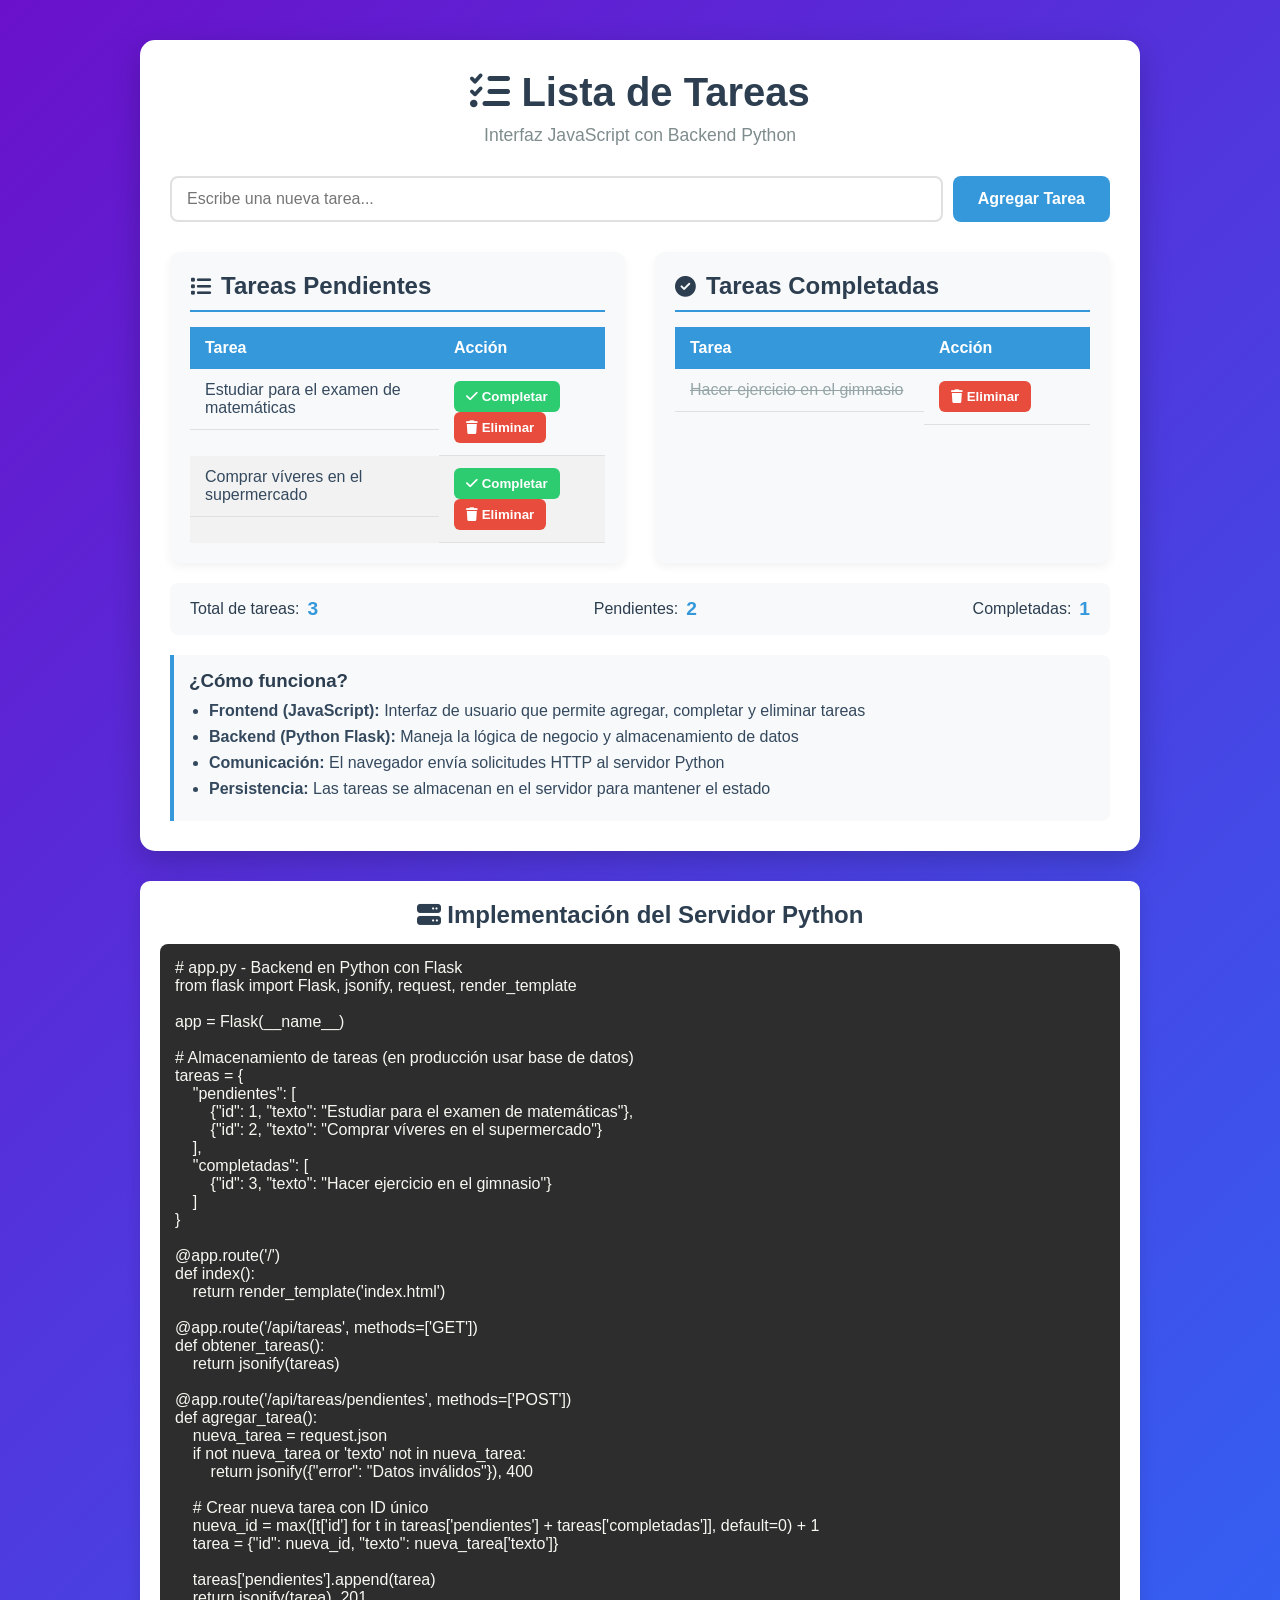
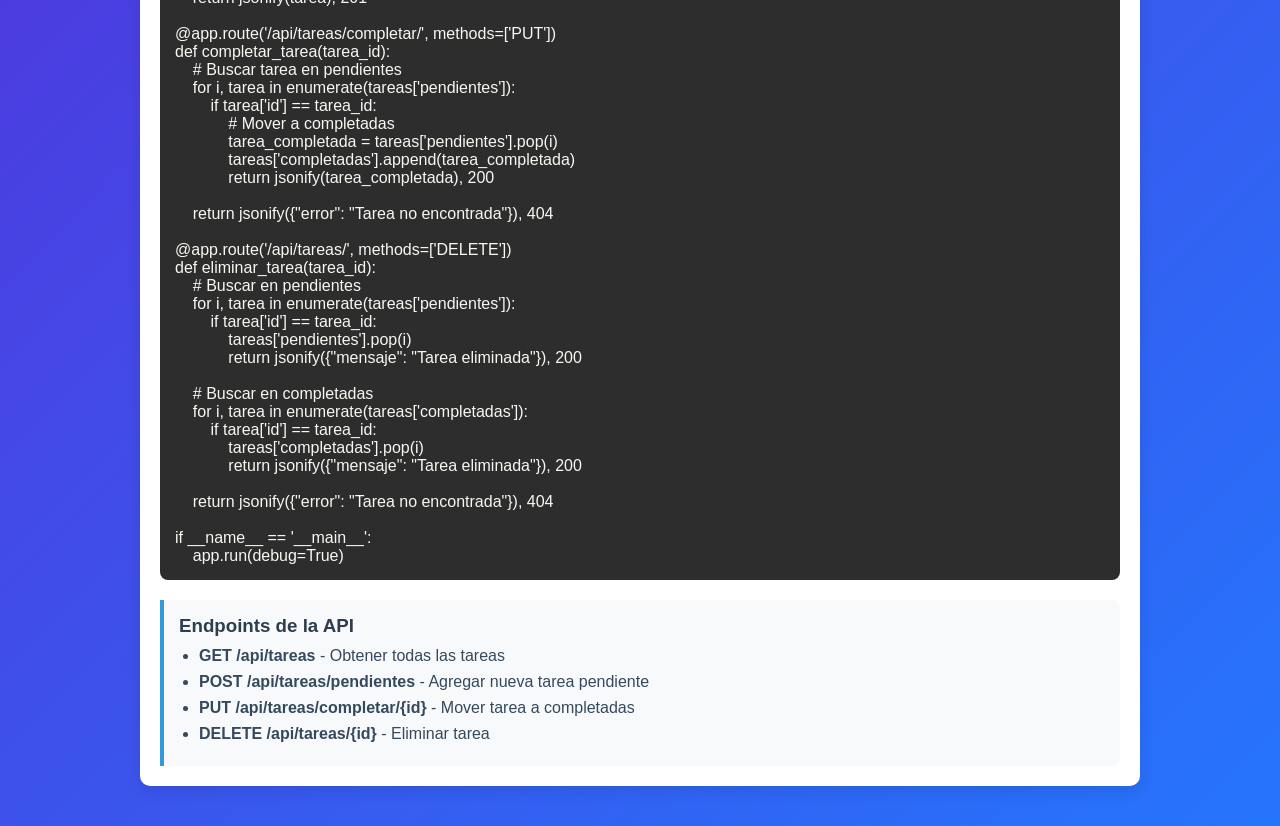
<file: Templates/index2.html>
<!DOCTYPE html>
<html lang="es">
<head>
    <meta charset="UTF-8">
    <meta name="viewport" content="width=device-width, initial-scale=1.0">
    <title>Lista de Tareas con Flask</title>
    <link rel="stylesheet" href="https://cdnjs.cloudflare.com/ajax/libs/font-awesome/6.4.0/css/all.min.css">
    <style>
        * {
            box-sizing: border-box;
            margin: 0;
            padding: 0;
            font-family: 'Segoe UI', Tahoma, Geneva, Verdana, sans-serif;
        }
        
        body {
            background: linear-gradient(135deg, #6a11cb 0%, #2575fc 100%);
            min-height: 100vh;
            padding: 40px 20px;
            display: flex;
            flex-direction: column;
            align-items: center;
        }
        
        .container {
            background-color: white;
            border-radius: 15px;
            box-shadow: 0 10px 30px rgba(0, 0, 0, 0.2);
            width: 100%;
            max-width: 1000px;
            padding: 30px;
            margin-bottom: 30px;
        }
        
        header {
            text-align: center;
            margin-bottom: 30px;
        }
        
        h1 {
            color: #2c3e50;
            font-size: 2.5rem;
            margin-bottom: 10px;
        }
        
        .subtitle {
            color: #7f8c8d;
            font-size: 1.1rem;
        }
        
        .input-section {
            display: flex;
            margin-bottom: 30px;
            gap: 10px;
        }
        
        #taskInput {
            flex: 1;
            padding: 12px 15px;
            border: 2px solid #e0e0e0;
            border-radius: 8px;
            font-size: 16px;
            transition: border-color 0.3s;
        }
        
        #taskInput:focus {
            outline: none;
            border-color: #3498db;
            box-shadow: 0 0 0 3px rgba(52, 152, 219, 0.2);
        }
        
        #addTaskBtn {
            background: #3498db;
            color: white;
            border: none;
            border-radius: 8px;
            padding: 12px 25px;
            font-size: 16px;
            font-weight: 600;
            cursor: pointer;
            transition: background 0.3s, transform 0.2s;
        }
        
        #addTaskBtn:hover {
            background: #2980b9;
            transform: translateY(-2px);
        }
        
        .tables-container {
            display: flex;
            gap: 30px;
            margin-bottom: 20px;
        }
        
        .table-wrapper {
            flex: 1;
            background: #f8f9fa;
            border-radius: 10px;
            padding: 20px;
            box-shadow: 0 4px 10px rgba(0, 0, 0, 0.05);
        }
        
        .table-title {
            color: #2c3e50;
            margin-bottom: 15px;
            padding-bottom: 10px;
            border-bottom: 2px solid #3498db;
            display: flex;
            align-items: center;
            gap: 10px;
        }
        
        .table-title i {
            font-size: 1.3rem;
        }
        
        table {
            width: 100%;
            border-collapse: collapse;
        }
        
        th {
            background-color: #3498db;
            color: white;
            text-align: left;
            padding: 12px 15px;
            font-weight: 600;
        }
        
        tr:nth-child(even) {
            background-color: #f2f2f2;
        }
        
        td {
            padding: 12px 15px;
            border-bottom: 1px solid #e0e0e0;
            color: #34495e;
        }
        
        .task-cell {
            display: flex;
            align-items: center;
            gap: 10px;
        }
        
        .action-btn {
            padding: 8px 12px;
            border: none;
            border-radius: 6px;
            cursor: pointer;
            font-weight: 600;
            transition: all 0.2s;
        }
        
        .complete-btn {
            background: #2ecc71;
            color: white;
        }
        
        .complete-btn:hover {
            background: #27ae60;
        }
        
        .delete-btn {
            background: #e74c3c;
            color: white;
        }
        
        .delete-btn:hover {
            background: #c0392b;
        }
        
        .completed td {
            text-decoration: line-through;
            color: #95a5a6;
        }
        
        .empty-row td {
            text-align: center;
            color: #7f8c8d;
            padding: 30px;
            font-style: italic;
        }
        
        .stats {
            display: flex;
            justify-content: space-between;
            background: #f8f9fa;
            padding: 15px 20px;
            border-radius: 8px;
            margin-top: 20px;
            font-weight: 500;
            color: #2c3e50;
        }
        
        .stat-item {
            display: flex;
            align-items: center;
            gap: 8px;
        }
        
        .stat-number {
            font-weight: 700;
            font-size: 1.2rem;
            color: #3498db;
        }
        
        .instructions {
            background: #f8f9fa;
            border-left: 4px solid #3498db;
            padding: 15px;
            margin-top: 20px;
            border-radius: 0 8px 8px 0;
        }
        
        .instructions h3 {
            margin-bottom: 10px;
            color: #2c3e50;
        }
        
        .instructions ul {
            padding-left: 20px;
        }
        
        .instructions li {
            margin-bottom: 8px;
            color: #34495e;
        }
        
        .server-info {
            background-color: white;
            border-radius: 10px;
            box-shadow: 0 5px 15px rgba(0, 0, 0, 0.1);
            padding: 20px;
            width: 100%;
            max-width: 1000px;
        }
        
        .server-info h2 {
            color: #2c3e50;
            margin-bottom: 15px;
            text-align: center;
        }
        
        .code-block {
            background-color: #2d2d2d;
            color: #f8f8f2;
            padding: 15px;
            border-radius: 8px;
            font-family: 'Courier New', monospace;
            overflow-x: auto;
            margin-bottom: 20px;
        }
        
        @media (max-width: 768px) {
            .tables-container {
                flex-direction: column;
            }
            
            .container {
                padding: 20px;
            }
            
            h1 {
                font-size: 2rem;
            }
        }
    </style>
</head>
<body>
    <div class="container">
        <header>
            <h1><i class="fas fa-tasks"></i> Lista de Tareas</h1>
            <p class="subtitle">Interfaz JavaScript con Backend Python</p>
        </header>
        
        <div class="input-section">
            <input type="text" id="taskInput" placeholder="Escribe una nueva tarea...">
            <button id="addTaskBtn">Agregar Tarea</button>
        </div>
        
        <div class="tables-container">
            <div class="table-wrapper">
                <h2 class="table-title"><i class="fas fa-list"></i> Tareas Pendientes</h2>
                <table id="pendingTable">
                    <thead>
                        <tr>
                            <th width="60%">Tarea</th>
                            <th width="40%">Acción</th>
                        </tr>
                    </thead>
                    <tbody id="pendingTasks">
                        <tr>
                            <td>Estudiar para el examen de matemáticas</td>
                            <td>
                                <button class="action-btn complete-btn">
                                    Completar
                                </button>
                                <button class="action-btn delete-btn">
                                    Eliminar
                                </button>
                            </td>
                        </tr>
                        <tr>
                            <td>Comprar víveres en el supermercado</td>
                            <td>
                                <button class="action-btn complete-btn">
                                    Completar
                                </button>
                                <button class="action-btn delete-btn">
                                    Eliminar
                                </button>
                            </td>
                        </tr>
                    </tbody>
                </table>
            </div>
            
            <div class="table-wrapper">
                <h2 class="table-title"><i class="fas fa-check-circle"></i> Tareas Completadas</h2>
                <table id="completedTable">
                    <thead>
                        <tr>
                            <th width="60%">Tarea</th>
                            <th width="40%">Acción</th>
                        </tr>
                    </thead>
                    <tbody id="completedTasks">
                        <tr class="completed">
                            <td>Hacer ejercicio en el gimnasio</td>
                            <td>
                                <button class="action-btn delete-btn">
                                    Eliminar
                                </button>
                            </td>
                        </tr>
                    </tbody>
                </table>
            </div>
        </div>
        
        <div class="stats">
            <div class="stat-item">
                <span>Total de tareas:</span>
                <span class="stat-number" id="totalTasks">3</span>
            </div>
            <div class="stat-item">
                <span>Pendientes:</span>
                <span class="stat-number" id="pendingCount">2</span>
            </div>
            <div class="stat-item">
                <span>Completadas:</span>
                <span class="stat-number" id="completedCount">1</span>
            </div>
        </div>
        
        <div class="instructions">
            <h3>¿Cómo funciona?</h3>
            <ul>
                <li><strong>Frontend (JavaScript):</strong> Interfaz de usuario que permite agregar, completar y eliminar tareas</li>
                <li><strong>Backend (Python Flask):</strong> Maneja la lógica de negocio y almacenamiento de datos</li>
                <li><strong>Comunicación:</strong> El navegador envía solicitudes HTTP al servidor Python</li>
                <li><strong>Persistencia:</strong> Las tareas se almacenan en el servidor para mantener el estado</li>
            </ul>
        </div>
    </div>

    <div class="server-info">
        <h2><i class="fas fa-server"></i> Implementación del Servidor Python</h2>
        
        <div class="code-block">
            <pre># app.py - Backend en Python con Flask
from flask import Flask, jsonify, request, render_template

app = Flask(__name__)

# Almacenamiento de tareas (en producción usar base de datos)
tareas = {
    "pendientes": [
        {"id": 1, "texto": "Estudiar para el examen de matemáticas"},
        {"id": 2, "texto": "Comprar víveres en el supermercado"}
    ],
    "completadas": [
        {"id": 3, "texto": "Hacer ejercicio en el gimnasio"}
    ]
}

@app.route('/')
def index():
    return render_template('index.html')

@app.route('/api/tareas', methods=['GET'])
def obtener_tareas():
    return jsonify(tareas)

@app.route('/api/tareas/pendientes', methods=['POST'])
def agregar_tarea():
    nueva_tarea = request.json
    if not nueva_tarea or 'texto' not in nueva_tarea:
        return jsonify({"error": "Datos inválidos"}), 400
    
    # Crear nueva tarea con ID único
    nueva_id = max([t['id'] for t in tareas['pendientes'] + tareas['completadas']], default=0) + 1
    tarea = {"id": nueva_id, "texto": nueva_tarea['texto']}
    
    tareas['pendientes'].append(tarea)
    return jsonify(tarea), 201

@app.route('/api/tareas/completar/<int:tarea_id>', methods=['PUT'])
def completar_tarea(tarea_id):
    # Buscar tarea en pendientes
    for i, tarea in enumerate(tareas['pendientes']):
        if tarea['id'] == tarea_id:
            # Mover a completadas
            tarea_completada = tareas['pendientes'].pop(i)
            tareas['completadas'].append(tarea_completada)
            return jsonify(tarea_completada), 200
    
    return jsonify({"error": "Tarea no encontrada"}), 404

@app.route('/api/tareas/<int:tarea_id>', methods=['DELETE'])
def eliminar_tarea(tarea_id):
    # Buscar en pendientes
    for i, tarea in enumerate(tareas['pendientes']):
        if tarea['id'] == tarea_id:
            tareas['pendientes'].pop(i)
            return jsonify({"mensaje": "Tarea eliminada"}), 200
    
    # Buscar en completadas
    for i, tarea in enumerate(tareas['completadas']):
        if tarea['id'] == tarea_id:
            tareas['completadas'].pop(i)
            return jsonify({"mensaje": "Tarea eliminada"}), 200
    
    return jsonify({"error": "Tarea no encontrada"}), 404

if __name__ == '__main__':
    app.run(debug=True)</pre>
        </div>
        
        <div class="instructions">
            <h3>Endpoints de la API</h3>
            <ul>
                <li><strong>GET /api/tareas</strong> - Obtener todas las tareas</li>
                <li><strong>POST /api/tareas/pendientes</strong> - Agregar nueva tarea pendiente</li>
                <li><strong>PUT /api/tareas/completar/{id}</strong> - Mover tarea a completadas</li>
                <li><strong>DELETE /api/tareas/{id}</strong> - Eliminar tarea</li>
            </ul>
        </div>
    </div>

    <script>
        // Variables para almacenar tareas
        let tasks = {
            pending: [
                { id: 1, text: "Estudiar para el examen de matemáticas" },
                { id: 2, text: "Comprar víveres en el supermercado" }
            ],
            completed: [
                { id: 3, text: "Hacer ejercicio en el gimnasio" }
            ]
        };
        
        // Referencias a elementos del DOM
        const taskInput = document.getElementById('taskInput');
        const addTaskBtn = document.getElementById('addTaskBtn');
        const pendingTasks = document.getElementById('pendingTasks');
        const completedTasks = document.getElementById('completedTasks');
        const totalTasks = document.getElementById('totalTasks');
        const pendingCount = document.getElementById('pendingCount');
        const completedCount = document.getElementById('completedCount');
        
        // Inicializar la aplicación
        function init() {
            // Renderizar tareas
            renderTasks();
            
            // Actualizar estadísticas
            updateStats();
            
            // Configurar event listeners
            addTaskBtn.addEventListener('click', addTask);
            taskInput.addEventListener('keypress', function(e) {
                if (e.key === 'Enter') {
                    addTask();
                }
            });
        }
        
        // Agregar nueva tarea (simulando comunicación con backend)
        function addTask() {
            const taskText = taskInput.value.trim();
            
            if (taskText === '') {
                alert('Por favor, escribe una tarea');
                return;
            }
            
            // Simular llamada al backend
            simulateServerCall('POST', '/api/tareas/pendientes', { text: taskText })
                .then(newTask => {
                    // Agregar a tareas pendientes
                    tasks.pending.push(newTask);
                    
                    // Renderizar tareas
                    renderTasks();
                    
                    // Actualizar estadísticas
                    updateStats();
                    
                    // Limpiar input
                    taskInput.value = '';
                    taskInput.focus();
                })
                .catch(error => {
                    console.error('Error al agregar tarea:', error);
                    alert('Hubo un error al agregar la tarea');
                });
        }
        
        // Completar tarea (simulando comunicación con backend)
        function completeTask(taskId) {
            // Simular llamada al backend
            simulateServerCall('PUT', `/api/tareas/completar/${taskId}`)
                .then(completedTask => {
                    // Encontrar la tarea en pendientes
                    const taskIndex = tasks.pending.findIndex(task => task.id === taskId);
                    
                    if (taskIndex !== -1) {
                        // Mover la tarea de pendientes a completadas
                        const task = tasks.pending.splice(taskIndex, 1)[0];
                        tasks.completed.push(task);
                        
                        // Renderizar tareas
                        renderTasks();
                        
                        // Actualizar estadísticas
                        updateStats();
                    }
                })
                .catch(error => {
                    console.error('Error al completar tarea:', error);
                    alert('Hubo un error al completar la tarea');
                });
        }
        
        // Eliminar tarea (simulando comunicación con backend)
        function deleteTask(taskId, isCompleted) {
            // Simular llamada al backend
            simulateServerCall('DELETE', `/api/tareas/${taskId}`)
                .then(() => {
                    if (isCompleted) {
                        // Eliminar de completadas
                        const taskIndex = tasks.completed.findIndex(task => task.id === taskId);
                        if (taskIndex !== -1) {
                            tasks.completed.splice(taskIndex, 1);
                        }
                    } else {
                        // Eliminar de pendientes
                        const taskIndex = tasks.pending.findIndex(task => task.id === taskId);
                        if (taskIndex !== -1) {
                            tasks.pending.splice(taskIndex, 1);
                        }
                    }
                    
                    // Renderizar tareas
                    renderTasks();
                    
                    // Actualizar estadísticas
                    updateStats();
                })
                .catch(error => {
                    console.error('Error al eliminar tarea:', error);
                    alert('Hubo un error al eliminar la tarea');
                });
        }
        
        // Renderizar todas las tareas
        function renderTasks() {
            // Limpiar tablas
            pendingTasks.innerHTML = '';
            completedTasks.innerHTML = '';
            
            // Renderizar tareas pendientes
            if (tasks.pending.length === 0) {
                pendingTasks.innerHTML = `
                    <tr class="empty-row">
                        <td colspan="2">No hay tareas pendientes</td>
                    </tr>
                `;
            } else {
                tasks.pending.forEach(task => {
                    const row = createTaskRow(task, false);
                    pendingTasks.appendChild(row);
                });
            }
            
            // Renderizar tareas completadas
            if (tasks.completed.length === 0) {
                completedTasks.innerHTML = `
                    <tr class="empty-row">
                        <td colspan="2">No hay tareas completadas</td>
                    </tr>
                `;
            } else {
                tasks.completed.forEach(task => {
                    const row = createTaskRow(task, true);
                    completedTasks.appendChild(row);
                });
            }
        }
        
        // Crear fila de tabla para una tarea
        function createTaskRow(task, isCompleted) {
            const row = document.createElement('tr');
            
            if (isCompleted) {
                row.classList.add('completed');
            }
            
            const taskCell = document.createElement('td');
            taskCell.className = 'task-cell';
            taskCell.innerHTML = `
                <span>${task.text}</span>
            `;
            
            const actionCell = document.createElement('td');
            
            if (isCompleted) {
                actionCell.innerHTML = `
                    <button class="action-btn delete-btn" onclick="deleteTask(${task.id}, true)">
                        <i class="fas fa-trash"></i> Eliminar
                    </button>
                `;
            } else {
                actionCell.innerHTML = `
                    <button class="action-btn complete-btn" onclick="completeTask(${task.id})">
                        <i class="fas fa-check"></i> Completar
                    </button>
                    <button class="action-btn delete-btn" onclick="deleteTask(${task.id}, false)">
                        <i class="fas fa-trash"></i> Eliminar
                    </button>
                `;
            }
            
            row.appendChild(taskCell);
            row.appendChild(actionCell);
            
            return row;
        }
        
        // Actualizar estadísticas
        function updateStats() {
            const total = tasks.pending.length + tasks.completed.length;
            totalTasks.textContent = total;
            pendingCount.textContent = tasks.pending.length;
            completedCount.textContent = tasks.completed.length;
        }
        
        // Simular llamada al servidor (en un entorno real se usaría fetch)
        function simulateServerCall(method, url, data = null) {
            return new Promise((resolve, reject) => {
                // Simular retardo de red
                setTimeout(() => {
                    console.log(`Llamada a ${method} ${url}`);
                    
                    if (method === 'POST' && url === '/api/tareas/pendientes') {
                        // Crear nueva tarea
                        const newId = Math.max(...tasks.pending.map(t => t.id), ...tasks.completed.map(t => t.id), 0) + 1;
                        const newTask = {
                            id: newId,
                            text: data.text
                        };
                        resolve(newTask);
                    }
                    else if (method === 'PUT' && url.startsWith('/api/tareas/completar/')) {
                        const taskId = parseInt(url.split('/').pop());
                        const task = tasks.pending.find(t => t.id === taskId);
                        
                        if (task) {
                            resolve(task);
                        } else {
                            reject({ status: 404, message: 'Tarea no encontrada' });
                        }
                    }
                    else if (method === 'DELETE' && url.startsWith('/api/tareas/')) {
                        const taskId = parseInt(url.split('/').pop());
                        resolve({ id: taskId });
                    }
                    else {
                        reject({ status: 404, message: 'Endpoint no encontrado' });
                    }
                }, 500); // Simular 500ms de retardo
            });
        }
        
        // Hacer funciones disponibles globalmente para los eventos onclick
        window.completeTask = completeTask;
        window.deleteTask = deleteTask;
        
        // Iniciar la aplicación cuando el documento esté listo
        document.addEventListener('DOMContentLoaded', init);
    </script>
</body>
</html>
</file>
